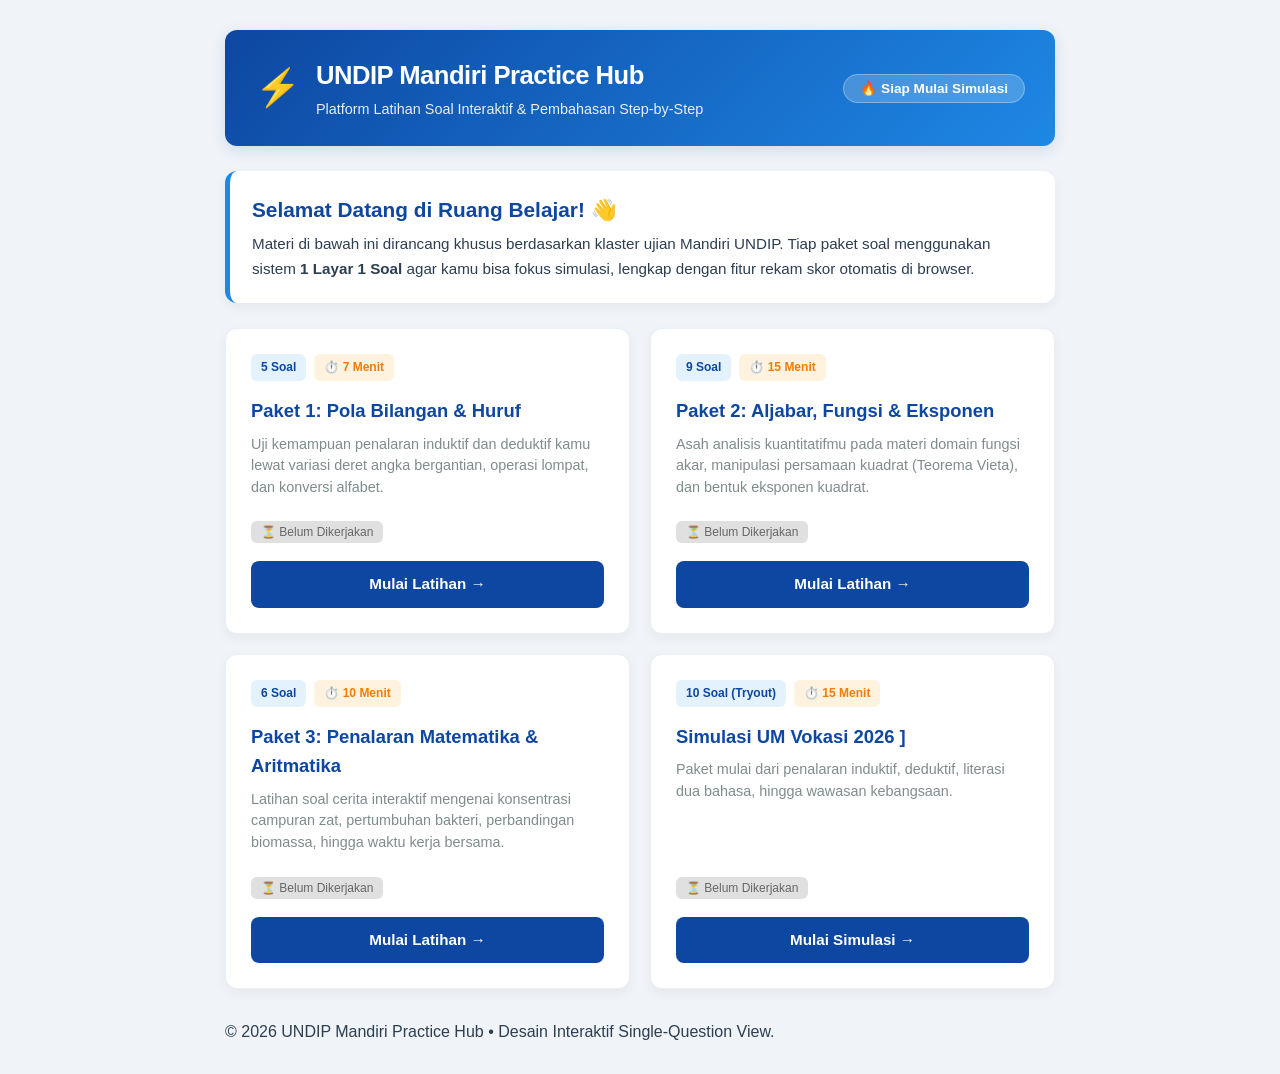
<file: index.html>
<!DOCTYPE html>
<html lang="id">
<head>
    <meta charset="UTF-8">
    <meta name="viewport" content="width=device-width, initial-scale=1.0">
    <title>UNDIP Mandiri Practice Hub</title>
    <link rel="stylesheet" href="css/style.css">
</head>
<body>

    <div class="dashboard">
        <header class="main-header">
            <div class="logo-area">
                <span class="icon-app">⚡</span>
                <div>
                    <h1>UNDIP Mandiri Practice Hub</h1>
                    <p>Platform Latihan Soal Interaktif & Pembahasan Step-by-Step</p>
                </div>
            </div>
            <div class="user-status">
                <span class="status-badge" id="global-progress">Memuat Progress...</span>
            </div>
        </header>

        <section class="welcome-box">
            <h2>Selamat Datang di Ruang Belajar! 👋</h2>
            <p>Materi di bawah ini dirancang khusus berdasarkan klaster ujian Mandiri UNDIP. Tiap paket soal menggunakan sistem <strong>1 Layar 1 Soal</strong> agar kamu bisa fokus simulasi, lengkap dengan fitur rekam skor otomatis di browser.</p>
        </section>

        <main class="grid-paket">
            
            <div class="card-paket">
                <div class="card-header">
                    <span class="badge info-badge">5 Soal</span>
                    <span class="badge time-badge">⏱️ 7 Menit</span>
                </div>
                <h3>Paket 1: Pola Bilangan & Huruf</h3>
                <p>Uji kemampuan penalaran induktif dan deduktif kamu lewat variasi deret angka bergantian, operasi lompat, dan konversi alfabet.</p>
                
                <div id="status-paket-1" class="tracker-wrapper"></div>

                <div class="card-footer" style="margin-top: 15px;">
                    <a href="paket/paket-1-tpa.html" class="btn-mulai">Mulai Latihan &rarr;</a>
                </div>
            </div>

            <div class="card-paket">
                <div class="card-header">
                    <span class="badge info-badge">9 Soal</span>
                    <span class="badge time-badge">⏱️ 15 Menit</span>
                </div>
                <h3>Paket 2: Aljabar, Fungsi & Eksponen</h3>
                <p>Asah analisis kuantitatifmu pada materi domain fungsi akar, manipulasi persamaan kuadrat (Teorema Vieta), dan bentuk eksponen kuadrat.</p>
                
                <div id="status-paket-2" class="tracker-wrapper"></div>

                <div class="card-footer" style="margin-top: 15px;">
                    <a href="paket/paket-2-aljabar.html" class="btn-mulai">Mulai Latihan &rarr;</a>
                </div>
            </div>

            <div class="card-paket">
                <div class="card-header">
                    <span class="badge info-badge">6 Soal</span>
                    <span class="badge time-badge">⏱️ 10 Menit</span>
                </div>
                <h3>Paket 3: Penalaran Matematika & Aritmatika</h3>
                <p>Latihan soal cerita interaktif mengenai konsentrasi campuran zat, pertumbuhan bakteri, perbandingan biomassa, hingga waktu kerja bersama.</p>
                
                <div id="status-paket-3" class="tracker-wrapper"></div>

                <div class="card-footer" style="margin-top: 15px;">
                    <a href="paket/paket-3-aritmatika.html" class="btn-mulai">Mulai Latihan &rarr;</a>
                </div>
            </div>
<div class="card-paket">
                <div class="card-header">
                    <span class="badge info-badge">10 Soal (Tryout)</span>
                    <span class="badge time-badge">⏱️ 15 Menit</span>
                </div>
                <h3>Simulasi UM Vokasi 2026 ]</h3>
                <p>Paket mulai dari penalaran induktif, deduktif, literasi dua bahasa, hingga wawasan kebangsaan.</p>
                
                <div id="status-paket-vokasi" class="tracker-wrapper"></div>

                <div class="card-footer" style="margin-top: 15px;">
                    <a href="paket/paket-vokasi.html" class="btn-mulai">Mulai Simulasi &rarr;</a>
                </div>
            </div>
        </main>

        <footer class="main-footer">
            <p>© 2026 UNDIP Mandiri Practice Hub • Desain Interaktif Single-Question View.</p>
        </footer>
    </div>

    <script>
        window.addEventListener('DOMContentLoaded', () => {
            // 1. Mengambil data skor dari LocalStorage browser
            let skorP1 = localStorage.getItem('paket_1');
            let skorP2 = localStorage.getItem('paket_2');
            let skorP3 = localStorage.getItem('paket_3');

            // 2. Element target tracker pada masing-masing card paket
            let statusP1 = document.getElementById('status-paket-1');
            let statusP2 = document.getElementById('status-paket-2');
            let statusP3 = document.getElementById('status-paket-3');

            let paketSelesaiCount = 0;

            // --- Logika Render Status Paket 1 ---
            if (skorP1 !== null) {
                statusP1.innerHTML = `<span class="score-tag">✅ Selesai | Skor: ${skorP1}/100</span>`;
                paketSelesaiCount++;
            } else {
                statusP1.innerHTML = `<span class="badge" style="background:#e0e0e0; color:#666; font-weight:500;">⏳ Belum Dikerjakan</span>`;
            }

            // --- Logika Render Status Paket 2 ---
            if (skorP2 !== null) {
                statusP2.innerHTML = `<span class="score-tag">✅ Selesai | Skor: ${skorP2}/100</span>`;
                paketSelesaiCount++;
            } else {
                statusP2.innerHTML = `<span class="badge" style="background:#e0e0e0; color:#666; font-weight:500;">⏳ Belum Dikerjakan</span>`;
            }

            // --- Logika Render Status Paket 3 ---
            if (skorP3 !== null) {
                statusP3.innerHTML = `<span class="score-tag">✅ Selesai | Skor: ${skorP3}/100</span>`;
                paketSelesaiCount++;
            } else {
                statusP3.innerHTML = `<span class="badge" style="background:#e0e0e0; color:#666; font-weight:500;">⏳ Belum Dikerjakan</span>`;
            }

            // 3. Update Status Progress Bar Global di Header atas
            let globalStatusBadge = document.getElementById('global-progress');
            if (paketSelesaiCount === 3) {
                globalStatusBadge.innerText = "🏆 Semua Paket Selesai!";
                globalStatusBadge.style.backgroundColor = "#2e7d32";
            } else if (paketSelesaiCount > 0) {
                globalStatusBadge.innerText = `⚡ Progress: ${paketSelesaiCount} / 3 Paket`;
                globalStatusBadge.style.backgroundColor = "var(--warning-color)";
            } else {
                globalStatusBadge.innerText = "🔥 Siap Mulai Simulasi";
            }let skorVokasi = localStorage.getItem('paket_vokasi');
let statusVokasi = document.getElementById('status-paket-vokasi');
if (skorVokasi !== null) {
    statusVokasi.innerHTML = `<span class="score-tag">✅ Selesai | Skor: ${skorVokasi}/100</span>`;
} else {
    statusVokasi.innerHTML = `<span class="badge" style="background:#e0e0e0; color:#666; font-weight:500;">⏳ Belum Dikerjakan</span>`;
}
            
        });
    </script>
</body>
</html>
</file>
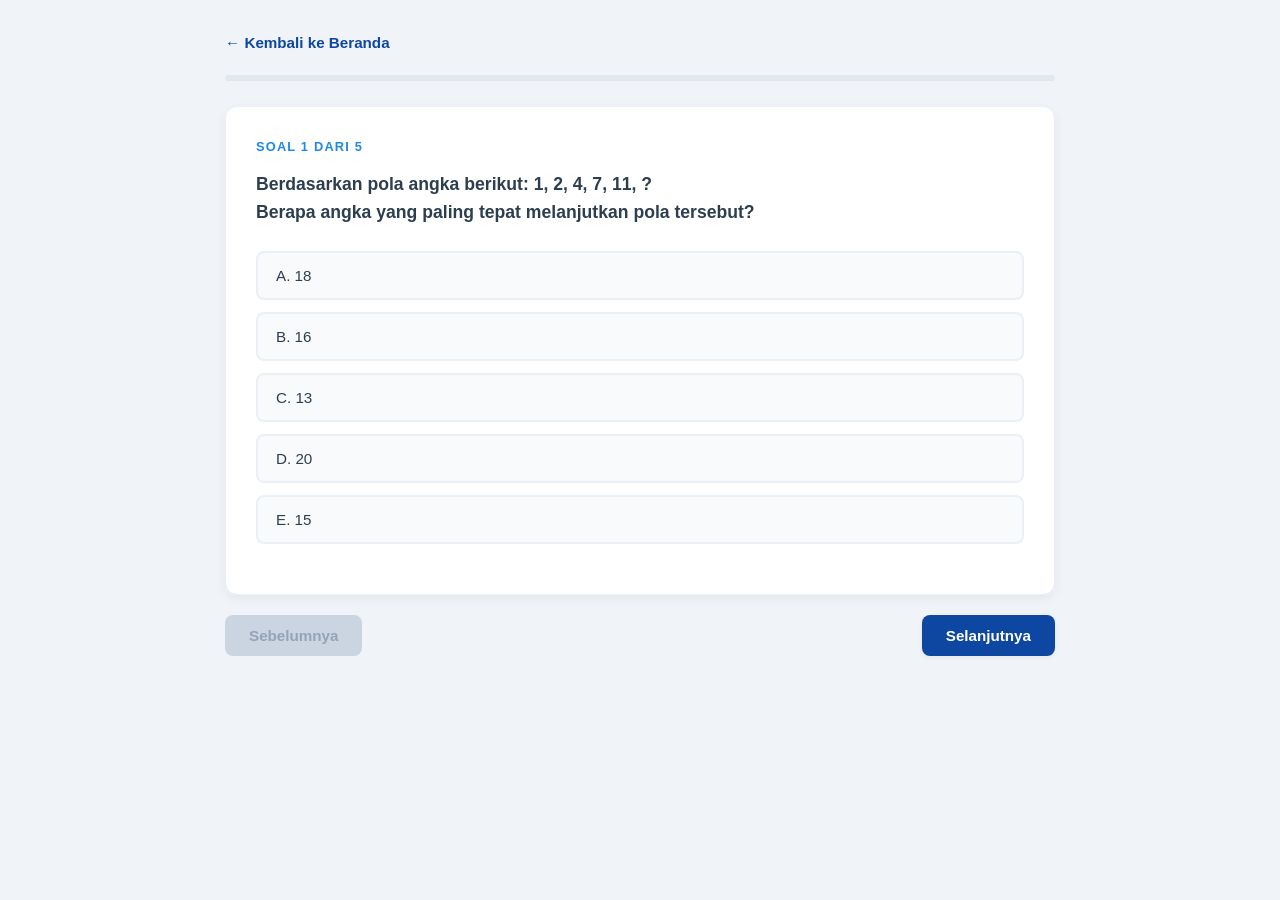
<file: paket/paket-1-tpa.html>
<!DOCTYPE html>
<html lang="id">
<head>
    <meta charset="UTF-8">
    <meta name="viewport" content="width=device-width, initial-scale=1.0">
    <title>Paket 1: Pola Bilangan & Huruf</title>
    <link rel="stylesheet" href="../css/style.css">
</head>
<body>

    <div class="container-soal">
        <a href="../index.html" class="btn-back">← Kembali ke Beranda</a>
        
        <div class="progress-container">
            <div class="progress-bar" id="progressBar"></div>
        </div>

        <div id="quiz-wrapper">
            
            <div class="soal-box active-quiz" data-index="0">
                <div class="nomer-soal">Soal 1 dari 5</div>
                <p class="teks-soal">Berdasarkan pola angka berikut: 1, 2, 4, 7, 11, ? <br>Berapa angka yang paling tepat melanjutkan pola tersebut?</p>
                <div class="pilihan-jawaban">
                    <button class="opsi" onclick="jawabSoal(this, false, 0)">A. 18</button>
                    <button class="opsi" onclick="jawabSoal(this, true, 0)">B. 16</button>
                    <button class="opsi" onclick="jawabSoal(this, false, 0)">C. 13</button>
                    <button class="opsi" onclick="jawabSoal(this, false, 0)">D. 20</button>
                    <button class="opsi" onclick="jawabSoal(this, false, 0)">E. 15</button>
                </div>
                <div class="pembahasan-panel" style="display:none;">
                    <h4>🔍 Analisis Langkah Demi Langkah:</h4>
                    <div class="step"><span class="step-badge">Step 1</span> Perhatikan selisih antar suku: 1→2 (+1), 2→4 (+2), 4→7 (+3), 7→11 (+4).</div>
                    <div class="step"><span class="step-badge">Step 2</span> Pola penambahannya selalu naik konstan +1 (+1, +2, +3, +4, ...).</div>
                    <div class="step"><span class="step-badge">Step 3</span> Penambah berikutnya adalah +5. Maka suku selanjutnya: 11 + 5 = <strong>16</strong>.</div>
                </div>
            </div>

            <div class="soal-box" style="display:none;" data-index="1">
                <div class="nomer-soal">Soal 2 dari 5</div>
                <p class="teks-soal">Perhatikan barisan bilangan berikut: 3, 5, 9, 17, 33, 65, ..., ... <br>Dua angka selanjutnya yang memenuhi pola tersebut adalah...</p>
                <div class="pilihan-jawaban">
                    <button class="opsi" onclick="jawabSoal(this, false, 1)">A. 133 dan 263</button>
                    <button class="opsi" onclick="jawabSoal(this, false, 1)">B. 135 dan 265</button>
                    <button class="opsi" onclick="jawabSoal(this, false, 1)">C. 127 dan 253</button>
                    <button class="opsi" onclick="jawabSoal(this, true, 1)">D. 129 dan 257</button>
                    <button class="opsi" onclick="jawabSoal(this, false, 1)">E. 131 dan 261</button>
                </div>
                <div class="pembahasan-panel" style="display:none;">
                    <h4>🔍 Analisis Langkah Demi Langkah:</h4>
                    <div class="step"><span class="step-badge">Step 1</span> Cari selisih antar angka berdekatan: 3→5 (+2), 5→9 (+4), 9→17 (+8), 17→33 (+16), 33→65 (+32).</div>
                    <div class="step"><span class="step-badge">Step 2</span> Pola penambahan berbentuk barisan geometri dikali 2. Dua penambah berikutnya adalah 32 × 2 = +64 dan 64 × 2 = +128.</div>
                    <div class="step"><span class="step-badge">Step 3</span> Angka pertama: 65 + 64 = <strong>129</strong>. Angka kedua: 129 + 128 = <strong>257</strong>.</div>
                </div>
            </div>

            <div class="soal-box" style="display:none;" data-index="2">
                <div class="nomer-soal">Soal 3 dari 5</div>
                <p class="teks-soal">Angka selanjutnya dari barisan 1, 3, 7, 15, 31, ... adalah ...</p>
                <div class="pilihan-jawaban">
                    <button class="opsi" onclick="jawabSoal(this, false, 2)">A. 60</button>
                    <button class="opsi" onclick="jawabSoal(this, false, 2)">B. 62</button>
                    <button class="opsi" onclick="jawabSoal(this, true, 2)">C. 63</button>
                    <button class="opsi" onclick="jawabSoal(this, false, 2)">D. 64</button>
                    <button class="opsi" onclick="jawabSoal(this, false, 2)">E. 65</button>
                </div>
                <div class="pembahasan-panel" style="display:none;">
                    <h4>🔍 Analisis Langkah Demi Langkah:</h4>
                    <div class="step"><span class="step-badge">Step 1</span> Analisis selisih suku: 1→3 (+2), 3→7 (+4), 7→15 (+8), 15→31 (+16).</div>
                    <div class="step"><span class="step-badge">Step 2</span> Selisih penambahan selalu berlipat ganda (×2). Langkah berikutnya adalah +32.</div>
                    <div class="step"><span class="step-badge">Step 3</span> Suku berikutnya: 31 + 32 = <strong>63</strong>.</div>
                </div>
            </div>

            <div class="soal-box" style="display:none;" data-index="3">
                <div class="nomer-soal">Soal 4 dari 5</div>
                <p class="teks-soal">Angka selanjutnya dari barisan 80, 40, 44, 22, 26, 13, ... adalah ...</p>
                <div class="pilihan-jawaban">
                    <button class="opsi" onclick="jawabSoal(this, false, 3)">A. 15</button>
                    <button class="opsi" onclick="jawabSoal(this, true, 3)">B. 17</button>
                    <button class="opsi" onclick="jawabSoal(this, false, 3)">C. 19</button>
                    <button class="opsi" onclick="jawabSoal(this, false, 3)">D. 21</button>
                    <button class="opsi" onclick="shadowjawabSoal(this, false, 3)">E. 26</button>
                </div>
                <div class="pembahasan-panel" style="display:none;">
                    <h4>🔍 Analisis Langkah Demi Langkah:</h4>
                    <div class="step"><span class="step-badge">Step 1</span> Amati operasi matematika yang melompat bergantian: 80→40 (<strong>:2</strong>), kemudian 40→44 (<strong>+4</strong>).</div>
                    <div class="step"><span class="step-badge">Step 2</span> Pola berulang secara konsisten: 44→22 (<strong>:2</strong>), 22→26 (<strong>+4</strong>), dan 26→13 (<strong>:2</strong>).</div>
                    <div class="step"><span class="step-badge">Step 3</span> Operasi berikutnya kembali ke pola penambahan (+4). Hitungannya: 13 + 4 = <strong>17</strong>.</div>
                </div>
            </div>

            <div class="soal-box" style="display:none;" data-index="4">
                <div class="nomer-soal">Soal 5 dari 5</div>
                <p class="teks-soal">Huruf selanjutnya dari barisan A, D, H, M, ... adalah ...</p>
                <div class="pilihan-jawaban">
                    <button class="opsi" onclick="jawabSoal(this, false, 4)">A. O</button>
                    <button class="opsi" onclick="jawabSoal(this, false, 4)">B. P</button>
                    <button class="opsi" onclick="jawabSoal(this, false, 4)">C. Q</button>
                    <button class="opsi" onclick="jawabSoal(this, false, 4)">D. R</button>
                    <button class="opsi" onclick="jawabSoal(this, true, 4)">E. S</button>
                </div>
                <div class="pembahasan-panel" style="display:none;">
                    <h4>🔍 Analisis Langkah Demi Langkah:</h4>
                    <div class="step"><span class="step-badge">Step 1</span> Ubah huruf menjadi indeks posisi angka alfabet: A=1, D=4, H=8, M=13.</div>
                    <div class="step"><span class="step-badge">Step 2</span> Hitung selisih antar angka tersebut: 1→4 (+3), 4→8 (+4), 8→13 (+5). Polanya berurutan (+3, +4, +5).</div>
                    <div class="step"><span class="step-badge">Step 3</span> Suku selanjutnya harus berjarak +6 dari M (13). Angka urutan 13 + 6 = 19 adalah huruf <strong>S</strong>.</div>
                </div>
            </div>
        </div>

        <div id="result-area" class="soal-box result-screen" style="display:none;">
            <h2>🎉 Latihan Selesai!</h2>
            <div class="score-circle" id="scoreDisplay">0</div>
            <div class="summary-box">
                <div class="summary-item">Benar: <strong id="correctCount" style="color:var(--success-color);">0</strong></div>
                <div class="summary-item">Salah: <strong id="wrongCount" style="color:var(--error-color);">0</strong></div>
            </div>
            <button class="btn-nav btn-restart" onclick="ulangiQuiz()">🔄 Kerjakan Ulang Paket</button>
        </div>

        <div class="quiz-navigation" id="nav-block">
            <button class="btn-nav" id="btnPrev" onclick="pindahSoal(-1)" disabled>Sebelumnya</button>
            <button class="btn-nav" id="btnNext" onclick="pindahSoal(1)">Selanjutnya</button>
        </div>
    </div>

    <script>
        const ID_PAKET = "paket_1";
        let currentIdx = 0;
        let totalSoal = 5;
        
        // Array untuk menyimpan status jawaban user pada tiap soal: null (belum diisi), true (benar), atau false (salah)
        let userAnswers = new Array(totalSoal).fill(null);

        function updateUI() {
            let soalBoxes = document.querySelectorAll('#quiz-wrapper .soal-box');
            soalBoxes.forEach((box, index) => {
                box.style.display = (index === currentIdx) ? 'block' : 'none';
            });

            // Sinkronisasi status tombol navigasi bawah
            document.getElementById('btnPrev').disabled = (currentIdx === 0);
            
            if (currentIdx === totalSoal - 1) {
                document.getElementById('btnNext').innerText = "Selesai & Lihat Hasil";
            } else {
                document.getElementById('btnNext').innerText = "Selanjutnya";
            }

            // Update Progress Tracker atas
            let progressPercent = (currentIdx / totalSoal) * 100;
            document.getElementById('progressBar').style.width = progressPercent + "%";
        }

        function jawabSoal(tombol, isCorrect, idx) {
            // Jika soal ini sudah pernah diklik sebelumnya, abaikan (kunci jawaban)
            if (userAnswers[idx] !== null) return; 
            
            userAnswers[idx] = isCorrect;

            let parent = tombol.parentElement;
            let semuaOpsi = parent.getElementsByClassName('opsi');
            
            // Nonaktifkan semua pilihan jawaban di boks soal ini
            for (let btn of semuaOpsi) {
                btn.disabled = true;
                if (btn !== tombol) {
                    btn.style.opacity = "0.4";
                }
            }

            // Beri warna pembeda langsung pada opsi yang dipilih
            if (isCorrect) {
                tombol.style.backgroundColor = "var(--success-color)";
                tombol.style.borderColor = "var(--success-color)";
                tombol.style.color = "white";
            } else {
                tombol.style.backgroundColor = "var(--error-color)";
                tombol.style.borderColor = "var(--error-color)";
                tombol.style.color = "white";
            }

            // Otomatis buka panel pembahasan step-by-step
            parent.parentElement.querySelector('.pembahasan-panel').style.display = "block";
        }

        function pindahSoal(arah) {
            // Cek jika menekan tombol selanjutnya di nomor terakhir, arahkan ke rekap skor
            if (arah === 1 && currentIdx === totalSoal - 1) {
                tampilkanHasilAkhir();
                return;
            }
            currentIdx += arah;
            updateUI();
        }

        function tampilkanHasilAkhir() {
            document.getElementById('progressBar').style.width = "100%";
            document.getElementById('quiz-wrapper').style.display = "none";
            document.getElementById('nav-block').style.display = "none";
            
            // Hitung total jawaban benar dari array records
            let totalBenar = userAnswers.filter(ans => ans === true).length;
            let finalScore = Math.round((totalBenar / totalSoal) * 100);
            
            // Render ke layar hasil akhir
            document.getElementById('scoreDisplay').innerText = finalScore;
            document.getElementById('correctCount').innerText = totalBenar;
            document.getElementById('wrongCount').innerText = totalSoal - totalBenar;
            
            // PERSISTENCE STATE: Simpan nilai final ke dalam memori LocalStorage
            localStorage.setItem(ID_PAKET, finalScore);
            
            document.getElementById('result-area').style.display = "block";
        }

        function ulangiQuiz() {
            // Bersihkan memori skor paket ini lalu refresh halaman dari nol
            localStorage.removeItem(ID_PAKET);
            window.location.reload();
        }

        // Jalankan UI pertama kali saat halaman berhasil dimuat
        updateUI();
    </script>
</body>
</html>
</file>
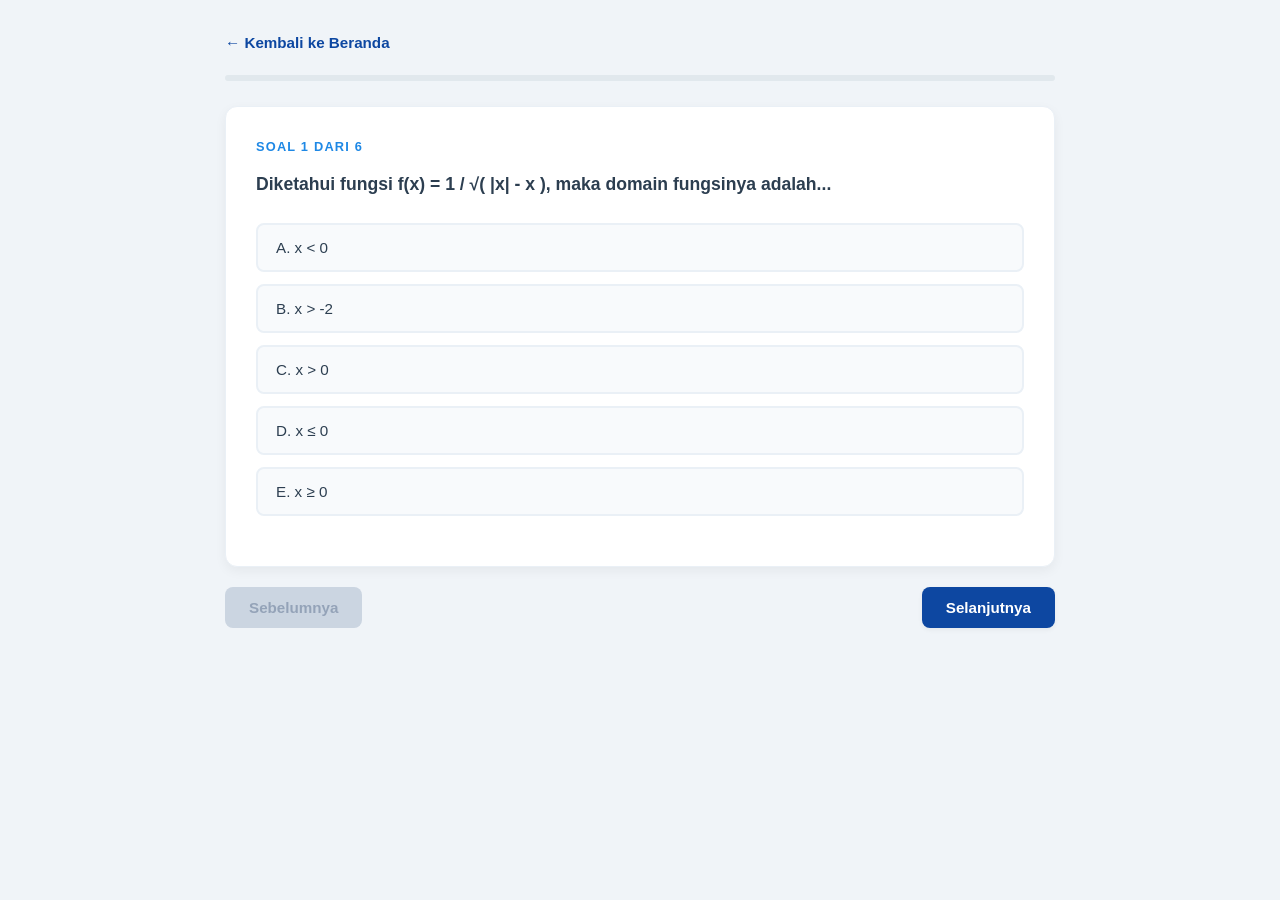
<file: paket/paket-2-aljabar.html>
<!DOCTYPE html>
<html lang="id">
<head>
    <meta charset="UTF-8">
    <meta name="viewport" content="width=device-width, initial-scale=1.0">
    <title>Paket 2: Aljabar, Fungsi & Eksponen</title>
    <link rel="stylesheet" href="../css/style.css">
</head>
<body>

    <div class="container-soal">
        <a href="../index.html" class="btn-back">← Kembali ke Beranda</a>
        
        <div class="progress-container">
            <div class="progress-bar" id="progressBar"></div>
        </div>

        <div id="quiz-wrapper">
            
            <div class="soal-box active-quiz" data-index="0">
                <div class="nomer-soal">Soal 1 dari 6</div>
                <p class="teks-soal">Diketahui fungsi f(x) = 1 / √( |x| - x ), maka domain fungsinya adalah...</p>
                <div class="pilihan-jawaban">
                    <button class="opsi" onclick="jawabSoal(this, true, 0)">A. x < 0</button>
                    <button class="opsi" onclick="jawabSoal(this, false, 0)">B. x > -2</button>
                    <button class="opsi" onclick="jawabSoal(this, false, 0)">C. x > 0</button>
                    <button class="opsi" onclick="jawabSoal(this, false, 0)">D. x ≤ 0</button>
                    <button class="opsi" onclick="jawabSoal(this, false, 0)">E. x ≥ 0</button>
                </div>
                <div class="pembahasan-panel" style="display:none;">
                    <h4>🔍 Analisis Langkah Demi Langkah:</h4>
                    <div class="step"><span class="step-badge">Step 1</span> Agar fungsi pecahan berakar bernilai real dan terdefinisi, syarat di dalam akar tidak boleh negatif dan tidak boleh nol (karena posisi di penyebut): |x| - x > 0.</div>
                    <div class="step"><span class="step-badge">Step 2</span> Sederhanakan pertidaksamaan: |x| > x.</div>
                    <div class="step"><span class="step-badge">Step 3</span> Uji nilai: Jika x bernilai positif atau nol (x ≥ 0), maka |x| = x, menghasilkan x > x (Salah). Jika x bernilai negatif (x < 0), maka |x| = -x, menghasilkan -x > x (Selalu Benar untuk bilangan negatif). Maka domainnya adalah <strong>x < 0</strong>.</div>
                </div>
            </div>

            <div class="soal-box" style="display:none;" data-index="1">
                <div class="nomer-soal">Soal 2 dari 6</div>
                <p class="teks-soal">Jika u = 2α + 1/(2α) dan v = 2α - 1/(2α), maka nilai dari u² - v² = ...</p>
                <div class="pilihan-jawaban">
                    <button class="opsi" onclick="jawabSoal(this, true, 1)">A. 4</button>
                    <button class="opsi" onclick="jawabSoal(this, false, 1)">B. 5</button>
                    <button class="opsi" onclick="jawabSoal(this, false, 1)">C. 7</button>
                    <button class="opsi" onclick="jawabSoal(this, false, 1)">D. 2</button>
                    <button class="opsi" onclick="jawabSoal(this, false, 1)">E. 1</button>
                </div>
                <div class="pembahasan-panel" style="display:none;">
                    <h4>🔍 Analisis Langkah Demi Langkah:</h4>
                    <div class="step"><span class="step-badge">Step 1</span> Ingat identitas aljabar selisih kuadrat: u² - v² = (u + v)(u - v).</div>
                    <div class="step"><span class="step-badge">Step 2</span> Hitung (u + v): (2α + 1/(2α)) + (2α - 1/(2α)) = 4α.<br>Hitung (u - v): (2α + 1/(2α)) - (2α - 1/(2α)) = 2/(2α) = 1/α.</div>
                    <div class="step"><span class="step-badge">Step 3</span> Kalikan hasil keduanya: (4α) × (1/α) = <strong>4</strong>.</div>
                </div>
            </div>

            <div class="soal-box" style="display:none;" data-index="2">
                <div class="nomer-soal">Soal 3 dari 6</div>
                <p class="teks-soal">Diketahui persamaan eksponen (3¹² - 3¹⁰)(3¹² + 3¹⁰) = 27ⁿ - 27ⁿ⁻¹. Nilai dari 2n - 1 adalah...</p>
                <div class="pilihan-jawaban">
                    <button class="opsi" onclick="jawabSoal(this, false, 2)">A. 7</button>
                    <button class="opsi" onclick="jawabSoal(this, false, 2)">B. 12</button>
                    <button class="opsi" onclick="jawabSoal(this, true, 2)">C. 15</button>
                    <button class="opsi" onclick="jawabSoal(this, false, 2)">D. 17</button>
                    <button class="opsi" onclick="jawabSoal(this, false, 2)">E. 24</button>
                </div>
                <div class="pembahasan-panel" style="display:none;">
                    <h4>🔍 Analisis Langkah Demi Langkah:</h4>
                    <div class="step"><span class="step-badge">Step 1</span> Sisi kiri menggunakan struktur perkalian (a-b)(a+b) = a² - b². Maka nilainya menjadi: (3¹²)² - (3¹⁰)² = 3²⁴ - 3²⁰.</div>
                    <div class="step"><span class="step-badge">Step 2</span> Sisi kanan disesuaikan ke basis 3 (27 = 3³), menghasilkan bentuk penurunan pangkat yang setara strukturalnya dengan pangkat basis awal, sehingga didapatkan nilai 3n = 24, atau n = 8.</div>
                    <div class="step"><span class="step-badge">Step 3</span> Substitusikan nilai n ke pertanyaan: 2n - 1 = 2(8) - 1 = <strong>15</strong>.</div>
                </div>
            </div>

            <div class="soal-box" style="display:none;" data-index="3">
                <div class="nomer-soal">Soal 4 dari 6</div>
                <p class="teks-soal">Diketahui suatu fungsi f(x) memetakan anggota himpunan A = {1, 2, 3} dengan aturan f(1) = 3, f(2) = 2, dan f(3) = 1. Nilai dari f⁻¹(1) + f(3) adalah...</p>
                <div class="pilihan-jawaban">
                    <button class="opsi" onclick="jawabSoal(this, false, 3)">A. 1</button>
                    <button class="opsi" onclick="jawabSoal(this, false, 3)">B. 2</button>
                    <button class="opsi" onclick="jawabSoal(this, false, 3)">C. 3</button>
                    <button class="opsi" onclick="jawabSoal(this, true, 3)">D. 4</button>
                    <button class="opsi" onclick="jawabSoal(this, false, 3)">E. 5</button>
                </div>
                <div class="pembahasan-panel" style="display:none;">
                    <h4>🔍 Analisis Langkah Demi Langkah:</h4>
                    <div class="step"><span class="step-badge">Step 1</span> Pahami konsep fungsi invers (kebalikan). Jika f(a) = b, maka f⁻¹(b) = a.</div>
                    <div class="step"><span class="step-badge">Step 2</span> Dari soal diketahui f(3) = 1, artinya inversnya adalah f⁻¹(1) = 3. Sementara nilai f(3) sudah tertulis langsung bernilai 1.</div>
                    <div class="step"><span class="step-badge">Step 3</span> Hitung penjumlahannya: f⁻¹(1) + f(3) = 3 + 1 = <strong>4</strong>.</div>
                </div>
            </div>

            <div class="soal-box" style="display:none;" data-index="4">
                <div class="nomer-soal">Soal 5 dari 6</div>
                <p class="teks-soal">Dalam kelompok A terdapat 8 orang dengan nilai rata-rata ujian 60. Dalam kelompok B terdapat n orang dengan nilai rata-rata 80. Jika kedua kelompok digabung, rata-ratanya menjadi 70. Nilai n yang memenuhi adalah...</p>
                <div class="pilihan-jawaban">
                    <button class="opsi" onclick="jawabSoal(this, false, 4)">A. 6</button>
                    <button class="opsi" onclick="jawabSoal(this, false, 4)">B. 7</button>
                    <button class="opsi" onclick="jawabSoal(this, true, 4)">C. 8</button>
                    <button class="opsi" onclick="jawabSoal(this, false, 4)">D. 9</button>
                    <button class="opsi" onclick="jawabSoal(this, false, 4)">E. 10</button>
                </div>
                <div class="pembahasan-panel" style="display:none;">
                    <h4>🔍 Analisis Langkah Demi Langkah:</h4>
                    <div class="step"><span class="step-badge">Step 1</span> Gunakan rumus rata-rata gabungan: X_gab = (n_A · X_A + n_B · X_B) / (n_A + n_B).</div>
                    <div class="step"><span class="step-badge">Step 2</span> Masukkan angka yang diketahui: 70 = (8·60 + n·80) / (8 + n) ⇒ 70(8 + n) = 480 + 80n.</div>
                    <div class="step"><span class="step-badge">Step 3</span> Jabarkan persamaan: 560 + 70n = 480 + 80n ⇒ 560 - 480 = 80n - 70n ⇒ 80 = 10n ⇒ n = <strong>8</strong>.</div>
                </div>
            </div>

            <div class="soal-box" style="display:none;" data-index="5">
                <div class="nomer-soal">Soal 6 dari 6</div>
                <p class="teks-soal">Akar-akar dari persamaan kuadrat x² - 5x + 6 = 0 berturut-turut adalah x₁ dan x₂. Nilai dari x₁² + x₂² adalah...</p>
                <div class="pilihan-jawaban">
                    <button class="opsi" onclick="jawabSoal(this, false, 5)">A. 11</button>
                    <button class="opsi" onclick="jawabSoal(this, true, 5)">B. 13</button>
                    <button class="opsi" onclick="jawabSoal(this, false, 5)">C. 15</button>
                    <button class="opsi" onclick="jawabSoal(this, false, 5)">D. 25</button>
                    <button class="opsi" onclick="jawabSoal(this, false, 5)">E. 37</button>
                </div>
                <div class="pembahasan-panel" style="display:none;">
                    <h4>🔍 Analisis Langkah Demi Langkah:</h4>
                    <div class="step"><span class="step-badge">Step 1</span> Berdasarkan Teorema Vieta pada persamaan kuadrat, jumlah akar x₁ + x₂ = -b/a = -(-5)/1 = 5, dan hasil kali akar x₁ · x₂ = c/a = 6/1 = 6.</div>
                    <div class="step"><span class="step-badge">Step 2</span> Gunakan identitas penjabaran bentuk kuadrat: x₁² + x₂² = (x₁ + x₂)² - 2(x₁ · x₂).</div>
                    <div class="step"><span class="step-badge">Step 3</span> Masukkan nilai Vieta tadi: (5)² - 2(6) = 25 - 12 = <strong>13</strong>.</div>
                </div>
            </div>
        </div>

        <div id="result-area" class="soal-box result-screen" style="display:none;">
            <h2>🎉 Paket 2 Selesai!</h2>
            <div class="score-circle" id="scoreDisplay">0</div>
            <div class="summary-box">
                <div class="summary-item">Benar: <strong id="correctCount" style="color:var(--success-color);">0</strong></div>
                <div class="summary-item">Salah: <strong id="wrongCount" style="color:var(--error-color);">0</strong></div>
            </div>
            <button class="btn-nav btn-restart" onclick="ulangiQuiz()">🔄 Kerjakan Ulang Paket</button>
        </div>

        <div class="quiz-navigation" id="nav-block">
            <button class="btn-nav" id="btnPrev" onclick="pindahSoal(-1)" disabled>Sebelumnya</button>
            <button class="btn-nav" id="btnNext" onclick="pindahSoal(1)">Selanjutnya</button>
        </div>
    </div>

    <script>
        const ID_PAKET = "paket_2"; // Kunci unik LocalStorage paket 2
        let currentIdx = 0;
        let totalSoal = 6;
        let userAnswers = new Array(totalSoal).fill(null);

        function updateUI() {
            let soalBoxes = document.querySelectorAll('#quiz-wrapper .soal-box');
            soalBoxes.forEach((box, index) => {
                box.style.display = (index === currentIdx) ? 'block' : 'none';
            });

            document.getElementById('btnPrev').disabled = (currentIdx === 0);
            if (currentIdx === totalSoal - 1) {
                document.getElementById('btnNext').innerText = "Selesai & Lihat Hasil";
            } else {
                document.getElementById('btnNext').innerText = "Selanjutnya";
            }

            let progressPercent = (currentIdx / totalSoal) * 100;
            document.getElementById('progressBar').style.width = progressPercent + "%";
        }

        function jawabSoal(tombol, isCorrect, idx) {
            if (userAnswers[idx] !== null) return; 
            userAnswers[idx] = isCorrect;

            let parent = tombol.parentElement;
            let semuaOpsi = parent.getElementsByClassName('opsi');
            
            for (let btn of semuaOpsi) {
                btn.disabled = true;
                if (btn !== tombol) btn.style.opacity = "0.4";
            }

            if (isCorrect) {
                tombol.style.backgroundColor = "var(--success-color)";
                tombol.style.borderColor = "var(--success-color)";
                tombol.style.color = "white";
            } else {
                tombol.style.backgroundColor = "var(--error-color)";
                tombol.style.borderColor = "var(--error-color)";
                tombol.style.color = "white";
            }

            parent.parentElement.querySelector('.pembahasan-panel').style.display = "block";
        }

        function pindahSoal(arah) {
            if (arah === 1 && currentIdx === totalSoal - 1) {
                tampilkanHasilAkhir();
                return;
            }
            currentIdx += arah;
            updateUI();
        }

        function tampilkanHasilAkhir() {
            document.getElementById('progressBar').style.width = "100%";
            document.getElementById('quiz-wrapper').style.display = "none";
            document.getElementById('nav-block').style.display = "none";
            
            let totalBenar = userAnswers.filter(ans => ans === true).length;
            let finalScore = Math.round((totalBenar / totalSoal) * 100);
            
            document.getElementById('scoreDisplay').innerText = finalScore;
            document.getElementById('correctCount').innerText = totalBenar;
            document.getElementById('wrongCount').innerText = totalSoal - totalBenar;
            
            localStorage.setItem(ID_PAKET, finalScore);
            document.getElementById('result-area').style.display = "block";
        }

        function ulangiQuiz() {
            localStorage.removeItem(ID_PAKET);
            window.location.reload();
        }

        updateUI();
    </script>
</body>
</html>
</file>
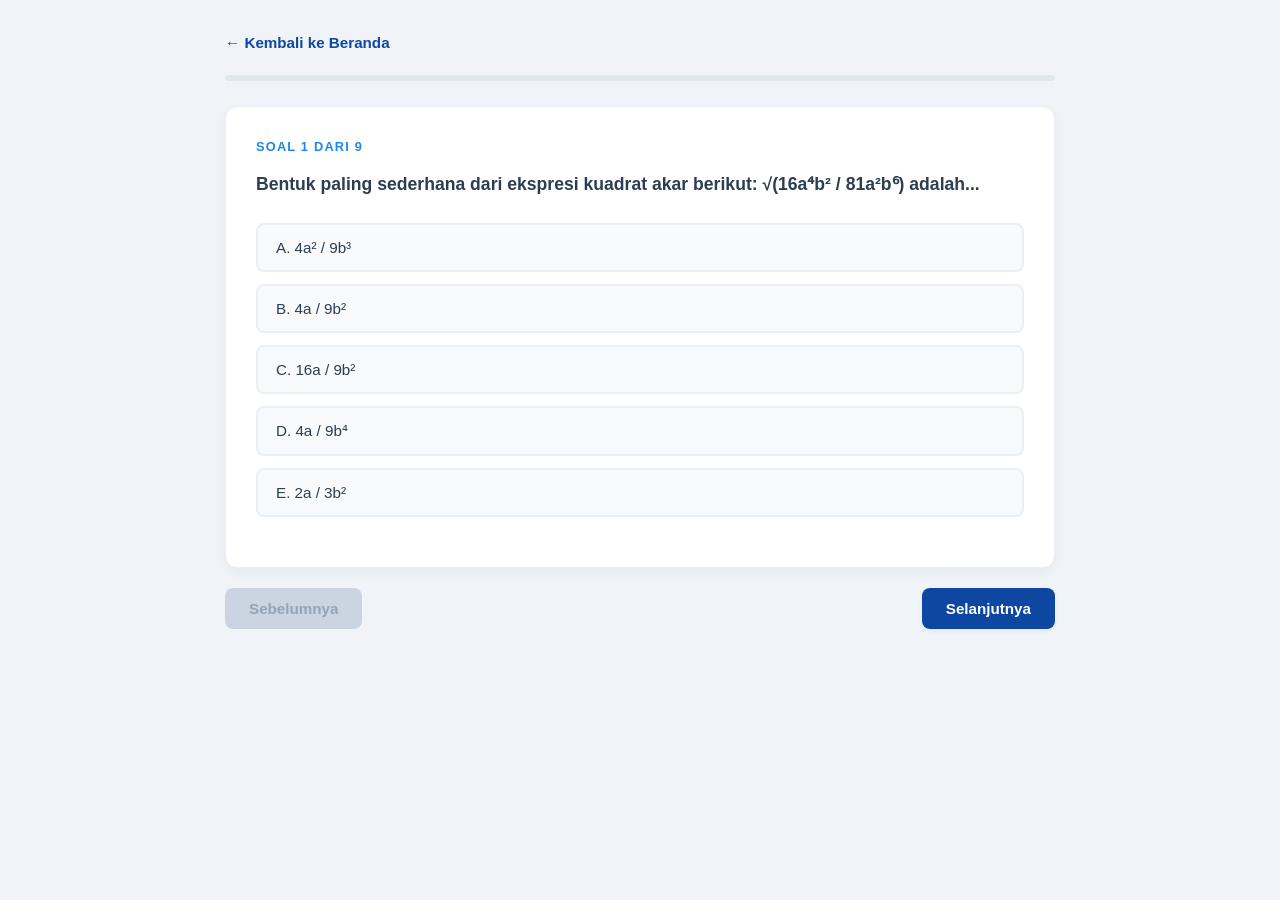
<file: paket/paket-3-aritmatika.html>
<!DOCTYPE html>
<html lang="id">
<head>
    <meta charset="UTF-8">
    <meta name="viewport" content="width=device-width, initial-scale=1.0">
    <title>Paket 3: Penalaran Matematika & Aritmatika</title>
    <link rel="stylesheet" href="../css/style.css">
</head>
<body>

    <div class="container-soal">
        <a href="../index.html" class="btn-back">← Kembali ke Beranda</a>
        
        <div class="progress-container">
            <div class="progress-bar" id="progressBar"></div>
        </div>

        <div id="quiz-wrapper">
            
            <div class="soal-box active-quiz" data-index="0">
                <div class="nomer-soal">Soal 1 dari 9</div>
                <p class="teks-soal">Bentuk paling sederhana dari ekspresi kuadrat akar berikut: √(16a⁴b² / 81a²b⁶) adalah...</p>
                <div class="pilihan-jawaban">
                    <button class="opsi" onclick="jawabSoal(this, false, 0)">A. 4a² / 9b³</button>
                    <button class="opsi" onclick="jawabSoal(this, true, 0)">B. 4a / 9b²</button>
                    <button class="opsi" onclick="jawabSoal(this, false, 0)">C. 16a / 9b²</button>
                    <button class="opsi" onclick="jawabSoal(this, false, 0)">D. 4a / 9b⁴</button>
                    <button class="opsi" onclick="jawabSoal(this, false, 0)">E. 2a / 3b²</button>
                </div>
                <div class="pembahasan-panel" style="display:none;">
                    <h4>🔍 Analisis Langkah Demi Langkah:</h4>
                    <div class="step"><span class="step-badge">Step 1</span> Sederhanakan pecahan eksponen di dalam akar terlebih dahulu dengan mengurangi pangkatnya: (16/81) · (a⁴/a²) · (b²/b⁶).</div>
                    <div class="step"><span class="step-badge">Step 2</span> Didapatkan hasil penyederhanaan dalam akar:  (16a²) / (81b⁴).</div>
                    <div class="step"><span class="step-badge">Step 3</span> Akarkan masing-masing komponen kuadrat tersebut: √16=4, √a²=a, √81=9, dan √b⁴=b². Hasil akhirnya adalah <strong>4a / 9b²</strong>.</div>
                </div>
            </div>

            <div class="soal-box" style="display:none;" data-index="1">
                <div class="nomer-soal">Soal 2 dari 9</div>
                <p class="teks-soal">Dalam lingkaran dengan diameter AB yang tegak lurus tali busur CD, terdapat garis hijau menghubungkan titik A dan C yang membentuk sudut keliling α dan β. Nilai sudut dari α + β = ...</p>
                <div class="pilihan-jawaban">
                    <button class="opsi" onclick="jawabSoal(this, false, 1)">A. 60°</button>
                    <button class="opsi" onclick="jawabSoal(this, true, 1)">B. 90°</button>
                    <button class="opsi" onclick="jawabSoal(this, false, 1)">C. 30°</button>
                    <button class="opsi" onclick="jawabSoal(this, false, 1)">D. 50°</button>
                    <button class="opsi" onclick="jawabSoal(this, false, 1)">E. 45°</button>
                </div>
                <div class="pembahasan-panel" style="display:none;">
                    <h4>🔍 Analisis Langkah Demi Langkah:</h4>
                    <div class="step"><span class="step-badge">Step 1</span> Ingat teorema geometri lingkaran: Sudut keliling yang menghadap ke diameter lingkaran selalu bernilai siku-siku atau 90°.</div>
                    <div class="step"><span class="step-badge">Step 2</span> Garis tali busur CD tegak lurus memotong diameter AB, merepresentasikan kesimetrisan total busur sudut dalam segitiga.</div>
                    <div class="step"><span class="step-badge">Step 3</span> Berdasarkan total relasi sudut keliling dalam segitiga siku-siku diameter tersebut, jumlah perpaduan sudutnya konstan membentuk <strong>90°</strong>.</div>
                </div>
            </div>

            <div class="soal-box" style="display:none;" data-index="2">
                <div class="nomer-soal">Soal 3 dari 9</div>
                <p class="teks-soal">Jika u² - v² = 28 dan u + v = 7, maka nilai dari (u - v)² = ...</p>
                <div class="pilihan-jawaban">
                    <button class="opsi" onclick="jawabSoal(this, false, 2)">A. 4</button>
                    <button class="opsi" onclick="jawabSoal(this, false, 2)">B. 9</button>
                    <button class="opsi" onclick="jawabSoal(this, true, 2)">C. 16</button>
                    <button class="opsi" onclick="jawabSoal(this, false, 2)">D. 25</button>
                    <button class="opsi" onclick="jawabSoal(this, false, 2)">E. 36</button>
                </div>
                <div class="pembahasan-panel" style="display:none;">
                    <h4>🔍 Analisis Langkah Demi Langkah:</h4>
                    <div class="step"><span class="step-badge">Step 1</span> Jabarkan selisih kuadrat aljabar: u² - v² = (u + v)(u - v).</div>
                    <div class="step"><span class="step-badge">Step 2</span> Masukkan komponen angka yang sudah diketahui: 28 = 7 · (u - v) ⇒ u - v = 28 / 7 = 4.</div>
                    <div class="step"><span class="step-badge">Step 3</span> Kuadratkan hasil selisih yang didapatkan sesuai permintaan soal: (u - v)² = 4² = <strong>16</strong>.</div>
                </div>
            </div>

            <div class="soal-box" style="display:none;" data-index="3">
                <div class="nomer-soal">Soal 4 dari 9</div>
                <p class="teks-soal">Larutan P mengandung 5 gram zat dalam 50 gram pelarut. Larutan Q mengandung 8 gram zat dalam 40 gram pelarut. Jika kedua larutan dicampur, berapa persen massa zat terlarut dalam campuran?</p>
                <div class="pilihan-jawaban">
                    <button class="opsi" onclick="jawabSoal(this, false, 3)">A. 10%</button>
                    <button class="opsi" onclick="jawabSoal(this, false, 3)">B. 12%</button>
                    <button class="opsi" onclick="jawabSoal(this, false, 3)">C. 10,6%</button>
                    <button class="opsi" onclick="jawabSoal(this, false, 3)">D. 11,4%</button>
                    <button class="opsi" onclick="jawabSoal(this, true, 3)">E. 12,6%</button>
                </div>
                <div class="pembahasan-panel" style="display:none;">
                    <h4>🔍 Analisis Langkah Demi Langkah:</h4>
                    <div class="step"><span class="step-badge">Step 1</span> Hitung total massa zat terlarut murni: 5 gram + 8 gram = 13 gram.</div>
                    <div class="step"><span class="step-badge">Step 2</span> Hitung total massa seluruh larutan campuran (zat + pelarut): (5 + 50) + (8 + 40) = 55 + 48 = 103 gram.</div>
                    <div class="step"><span class="step-badge">Step 3</span> Cari persentasenya: (13 / 103) × 100% = <strong>12,6%</strong>.</div>
                </div>
            </div>

            <div class="soal-box" style="display:none;" data-index="4">
                <div class="nomer-soal">Soal 5 dari 9</div>
                <p class="teks-soal">Jika satu bakteri membelah menjadi dua setiap 30 menit, berapa jumlah bakteri setelah 2 jam? (Diasumsikan pengamatan diawali dengan 1 bakteri).</p>
                <div class="pilihan-jawaban">
                    <button class="opsi" onclick="jawabSoal(this, true, 4)">A. 16</button>
                    <button class="opsi" onclick="jawabSoal(this, false, 4)">B. 32</button>
                    <button class="opsi" onclick="jawabSoal(this, false, 4)">C. 64</button>
                    <button class="opsi" onclick="jawabSoal(this, false, 4)">D. 4</button>
                    <button class="opsi" onclick="jawabSoal(this, false, 4)">E. 8</button>
                </div>
                <div class="pembahasan-panel" style="display:none;">
                    <h4>🔍 Analisis Langkah Demi Langkah:</h4>
                    <div class="step"><span class="step-badge">Step 1</span> Hitung total waktu pembelahan: 2 jam = 120 menit. Berarti frekuensi pembelahan terjadi sebanyak n = 120 / 30 = 4 kali.</div>
                    <div class="step"><span class="step-badge">Step 2</span> Gunakan pola deret geometri pertumbuhan: N_t = N_0 · 2ⁿ.</div>
                    <div class="step"><span class="step-badge">Step 3</span> Hitung hasil akhir: 1 · 2⁴ = <strong>16</strong> bakteri.</div>
                </div>
            </div>

            <div class="soal-box" style="display:none;" data-index="5">
                <div class="nomer-soal">Soal 6 dari 9</div>
                <p class="teks-soal">Seorang apoteker mencampur 100 mL larutan glukosa 20% dengan 200 mL larutan glukosa 10%. Berapa konsentrasi glukosa dalam campuran?</p>
                <div class="pilihan-jawaban">
                    <button class="opsi" onclick="jawabSoal(this, false, 5)">A. 16%</button>
                    <button class="opsi" onclick="jawabSoal(this, false, 5)">B. 12%</button>
                    <button class="opsi" onclick="jawabSoal(this, true, 5)">C. 13,3%</button>
                    <button class="opsi" onclick="jawabSoal(this, false, 5)">D. 15%</button>
                    <button class="opsi" onclick="jawabSoal(this, false, 5)">E. 14%</button>
                </div>
                <div class="pembahasan-panel" style="display:none;">
                    <h4>🔍 Analisis Langkah Demi Langkah:</h4>
                    <div class="step"><span class="step-badge">Step 1</span> Hitung total volume glukosa murni: (100 mL × 20%) + (200 mL × 10%) = 20 + 20 = 40 mL.</div>
                    <div class="step"><span class="step-badge">Step 2</span> Hitung volume total larutan campuran: 100 mL + 200 mL = 300 mL.</div>
                    <div class="step"><span class="step-badge">Step 3</span> Cari kadar konsentrasi akhir campuran: (40 / 300) × 100% = 40/3 % = <strong>13,3%</strong>.</div>
                </div>
            </div>

            <div class="soal-box" style="display:none;" data-index="6">
                <div class="nomer-soal">Soal 7 dari 9</div>
                <p class="teks-soal">Dari hasil penelitian dilaporkan bahwa tanaman kedelai memiliki rasio biomassa daun terhadap akar 3 : 2. Jika total biomassa tanaman (daun dan akar) adalah 125 gram, berapa gram massa daun tanaman tersebut?</p>
                <div class="pilihan-jawaban">
                    <button class="opsi" onclick="jawabSoal(this, false, 6)">A. 60</button>
                    <button class="opsi" onclick="jawabSoal(this, false, 6)">B. 65</button>
                    <button class="opsi" onclick="jawabSoal(this, true, 6)">C. 75</button>
                    <button class="opsi" onclick="jawabSoal(this, false, 6)">D. 70</button>
                    <button class="opsi" onclick="jawabSoal(this, false, 6)">E. 50</button>
                </div>
                <div class="pembahasan-panel" style="display:none;">
                    <h4>🔍 Analisis Langkah Demi Langkah:</h4>
                    <div class="step"><span class="step-badge">Step 1</span> Jumlah rasio perbandingan total komponen tanaman = 3 (daun) + 2 (akar) = 5 bagian.</div>
                    <div class="step"><span class="step-badge">Step 2</span> Total massa keseluruhan diketahui senilai 125 gram.</div>
                    <div class="step"><span class="step-badge">Step 3</span> Hitung proporsi bagian massa daun: (3 / 5) × 125 gram = 3 × 25 = <strong>75 gram</strong>.</div>
                </div>
            </div>

            <div class="soal-box" style="display:none;" data-index="7">
                <div class="nomer-soal">Soal 8 dari 9</div>
                <p class="teks-soal">Andi memprediksi dapat menyelesaikan pengerjaan suatu miniatur bangunan dalam waktu 6 hari, sedangkan Budi memprediksi butuh waktu 12 hari untuk kualitas pengerjaan yang sama. Jika mereka ditugaskan mengerjakannya bersama-sama, waktu yang dibutuhkan adalah...</p>
                <div class="pilihan-jawaban">
                    <button class="opsi" onclick="jawabSoal(this, false, 7)">A. 3 hari</button>
                    <button class="opsi" onclick="jawabSoal(this, true, 7)">B. 4 hari</button>
                    <button class="opsi" onclick="jawabSoal(this, false, 7)">C. 5 hari</button>
                    <button class="opsi" onclick="jawabSoal(this, false, 7)">D. 8 hari</button>
                    <button class="opsi" onclick="jawabSoal(this, false, 7)">E. 9 hari</button>
                </div>
                <div class="pembahasan-panel" style="display:none;">
                    <h4>🔍 Analisis Langkah Demi Langkah:</h4>
                    <div class="step"><span class="step-badge">Step 1</span> Gunakan rumus menghitung kecepatan kerja bersama secara paralel: 1/T_gab = 1/T_Andi + 1/T_Budi.</div>
                    <div class="step"><span class="step-badge">Step 2</span> Substitusikan nilainya: 1/T_gab = 1/6 + 1/12 = (2 + 1) / 12 = 3 / 12.</div>
                    <div class="step"><span class="step-badge">Step 3</span> Balikkan pecahan untuk mendapat nilai hari gabungan: T_gab = 12 / 3 = <strong>4 hari</strong>.</div>
                </div>
            </div>

            <div class="soal-box" style="display:none;" data-index="8">
                <div class="nomer-soal">Soal 9 dari 9</div>
                <p class="teks-soal">Sebuah mobil ekspedisi A berangkat dari fasilitas kota X pada pukul 07.00 dengan kecepatan rata-rata konstan 60 km/jam. Setengah jam kemudian, mobil inspeksi B menyusul melalui rute yang sama dengan kecepatan 80 km/jam. Pada pukul berapakah mobil B berhasil menyusul mobil A?</p>
                <div class="pilihan-jawaban">
                    <button class="opsi" onclick="jawabSoal(this, false, 8)">A. 08.00</button>
                    <button class="opsi" onclick="jawabSoal(this, false, 8)">B. 08.30</button>
                    <button class="opsi" onclick="jawabSoal(this, true, 8)">C. 09.00</button>
                    <button class="opsi" onclick="jawabSoal(this, false, 8)">D. 09.30</button>
                    <button class="opsi" onclick="jawabSoal(this, false, 8)">E. 10.00</button>
                </div>
                <div class="pembahasan-panel" style="display:none;">
                    <h4>🔍 Analisis Langkah Demi Langkah:</h4>
                    <div class="step"><span class="step-badge">Step 1</span> Hitung selisih jarak mula-mula karena mobil A curi start 0,5 jam duluan: Selisih Jarak = v_A × t = 60 km/jam × 0,5 jam = 30 km.</div>
                    <div class="step"><span class="step-badge">Step 2</span> Gunakan rumus waktu menyusul: t_susul = Selisih Jarak / (v_B - v_A) = 30 / (80 - 60) = 30 / 20 = 1,5 jam.</div>
                    <div class="step"><span class="step-badge">Step 3</span> Mobil B mulai berangkat mengejar pukul 07.30, maka ia sukses menyalip pada pukul: 07.30 + 1,5 jam = <strong>09.00</strong>.</div>
                </div>
            </div>
        </div>

        <div id="result-area" class="soal-box result-screen" style="display:none;">
            <h2>🎉 Paket 3 Selesai!</h2>
            <div class="score-circle" id="scoreDisplay">0</div>
            <div class="summary-box">
                <div class="summary-item">Benar: <strong id="correctCount" style="color:var(--success-color);">0</strong></div>
                <div class="summary-item">Salah: <strong id="wrongCount" style="color:var(--error-color);">0</strong></div>
            </div>
            <button class="btn-nav btn-restart" onclick="ulangiQuiz()">🔄 Kerjakan Ulang Paket</button>
        </div>

        <div class="quiz-navigation" id="nav-block">
            <button class="btn-nav" id="btnPrev" onclick="pindahSoal(-1)" disabled>Sebelumnya</button>
            <button class="btn-nav" id="btnNext" onclick="pindahSoal(1)">Selanjutnya</button>
        </div>
    </div>

    <script>
        const ID_PAKET = "paket_3"; // Kunci unik LocalStorage paket 3
        let currentIdx = 0;
        let totalSoal = 9;
        let userAnswers = new Array(totalSoal).fill(null);

        function updateUI() {
            let soalBoxes = document.querySelectorAll('#quiz-wrapper .soal-box');
            soalBoxes.forEach((box, index) => {
                box.style.display = (index === currentIdx) ? 'block' : 'none';
            });

            document.getElementById('btnPrev').disabled = (currentIdx === 0);
            if (currentIdx === totalSoal - 1) {
                document.getElementById('btnNext').innerText = "Selesai & Lihat Hasil";
            } else {
                document.getElementById('btnNext').innerText = "Selanjutnya";
            }

            let progressPercent = (currentIdx / totalSoal) * 100;
            document.getElementById('progressBar').style.width = progressPercent + "%";
        }

        function jawabSoal(tombol, isCorrect, idx) {
            if (userAnswers[idx] !== null) return; 
            userAnswers[idx] = isCorrect;

            let parent = tombol.parentElement;
            let semuaOpsi = parent.getElementsByClassName('opsi');
            
            for (let btn of semuaOpsi) {
                btn.disabled = true;
                if (btn !== tombol) btn.style.opacity = "0.4";
            }

            if (isCorrect) {
                tombol.style.backgroundColor = "var(--success-color)";
                tombol.style.borderColor = "var(--success-color)";
                tombol.style.color = "white";
            } else {
                tombol.style.backgroundColor = "var(--error-color)";
                tombol.style.borderColor = "var(--error-color)";
                tombol.style.color = "white";
            }

            parent.parentElement.querySelector('.pembahasan-panel').style.display = "block";
        }

        function pindahSoal(arah) {
            if (arah === 1 && currentIdx === totalSoal - 1) {
                tampilkanHasilAkhir();
                return;
            }
            currentIdx += arah;
            updateUI();
        }

        function tampilkanHasilAkhir() {
            document.getElementById('progressBar').style.width = "100%";
            document.getElementById('quiz-wrapper').style.display = "none";
            document.getElementById('nav-block').style.display = "none";
            
            let totalBenar = userAnswers.filter(ans => ans === true).length;
            let finalScore = Math.round((totalBenar / totalSoal) * 100);
            
            document.getElementById('scoreDisplay').innerText = finalScore;
            document.getElementById('correctCount').innerText = totalBenar;
            document.getElementById('wrongCount').innerText = totalSoal - totalBenar;
            
            localStorage.setItem(ID_PAKET, finalScore);
            document.getElementById('result-area').style.display = "block";
        }

        function ulangiQuiz() {
            localStorage.removeItem(ID_PAKET);
            window.location.reload();
        }

        updateUI();
    </script>
</body>
</html>
</file>
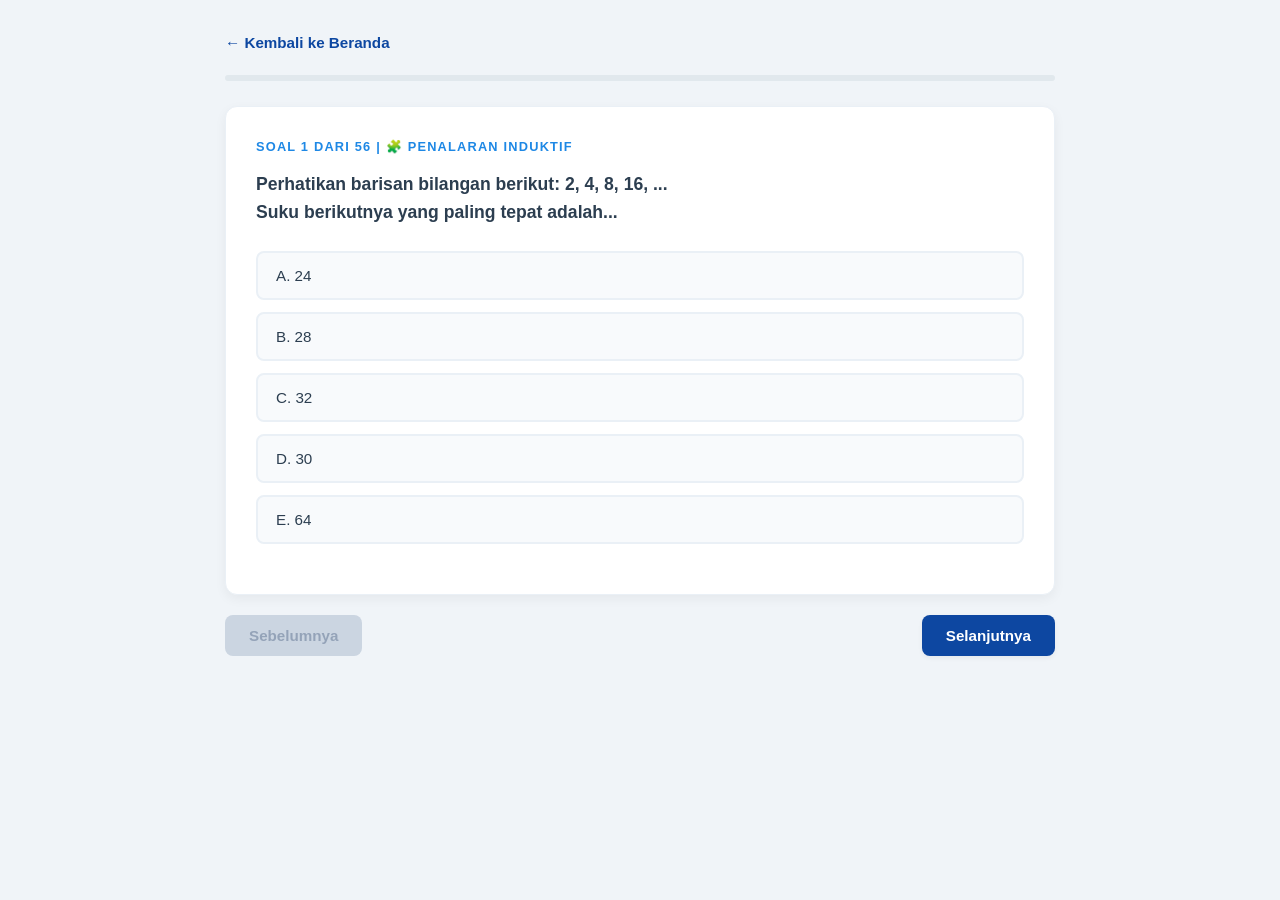
<file: paket/paket-vokasi.html>
<!DOCTYPE html>
<html lang="id">
<head>
    <meta charset="UTF-8">
    <meta name="viewport" content="width=device-width, initial-scale=1.0">
    <title>Tryout Akurat UM Vokasi 2026 (56 Soal)</title>
    <!-- Menghubungkan ke file CSS global -->
    <link rel="stylesheet" href="../css/style.css">
</head>
<body>

    <div class="container-soal">
        <a href="../index.html" class="btn-back">← Kembali ke Beranda</a>
        
        <!-- Progress Tracker Bar -->
        <div class="progress-container">
            <div class="progress-bar" id="progressBar"></div>
        </div>

        <!-- WADAH UTAMA JALANNYA TRYOUT -->
        <div id="quiz-wrapper">
            
            <!-- ==========================================================================
               SUBTES 1: KEMAMPUAN PENALARAN UMUM (INDUKTIF) - [5 SOAL TOTAL]
               ========================================================================== -->
            <!-- SOAL 1 -->
            <div class="soal-box active-quiz" data-index="0">
                <div class="nomer-soal">Soal 1 dari 56 | 🧩 Penalaran Induktif</div>
                <p class="teks-soal">Perhatikan barisan bilangan berikut: 2, 4, 8, 16, ... <br>Suku berikutnya yang paling tepat adalah...</p>
                <div class="pilihan-jawaban">
                    <button class="opsi" onclick="jawabSoal(this, false, 0)">A. 24</button>
                    <button class="opsi" onclick="jawabSoal(this, false, 0)">B. 28</button>
                    <button class="opsi" onclick="jawabSoal(this, true, 0)">C. 32</button>
                    <button class="opsi" onclick="jawabSoal(this, false, 0)">D. 30</button>
                    <button class="opsi" onclick="jawabSoal(this, false, 0)">E. 64</button>
                </div>
                <div class="pembahasan-panel" style="display:none;">
                    <h4>🔍 Analisis Langkah Demi Langkah:</h4>
                    <div class="step"><span class="step-badge">Step 1</span> Pola angka mengalami penggandaan secara konstan (dikali 2).</div>
                    <div class="step"><span class="step-badge">Step 2</span> Suku terakhir 16 × 2 = <strong>32</strong>.</div>
                </div>
            </div>

            <!-- SOAL 2 -->
            <div class="soal-box" style="display:none;" data-index="1">
                <div class="nomer-soal">Soal 2 dari 56 | 🧩 Penalaran Induktif</div>
                <p class="teks-soal">Pola barisan huruf: C, F, I, L, ... <br>Huruf kelanjutan yang benar adalah...</p>
                <div class="pilihan-jawaban">
                    <button class="opsi" onclick="jawabSoal(this, true, 1)">A. O</button>
                    <button class="opsi" onclick="jawabSoal(this, false, 1)">B. P</button>
                    <button class="opsi" onclick="jawabSoal(this, false, 1)">C. N</button>
                    <button class="opsi" onclick="jawabSoal(this, false, 1)">D. M</button>
                    <button class="opsi" onclick="jawabSoal(this, false, 1)">E. Q</button>
                </div>
                <div class="pembahasan-panel" style="display:none;">
                    <h4>🔍 Analisis Langkah Demi Langkah:</h4>
                    <div class="step"><span class="step-badge">Step 1</span> Konversi ke angka: C=3, F=6, I=9, L=12. Polanya lompat +3.</div>
                    <div class="step"><span class="step-badge">Step 2</span> Urutan ke-15 adalah huruf <strong>O</strong>.</div>
                </div>
            </div>

            <!-- Tambahkan Soal 3 sampai 5 (Induktif) di bawah ini dengan menyalin format data-index="2", data-index="3", data-index="4" -->


            <!-- ==========================================================================
               SUBTES 2: KEMAMPUAN PENALARAN UMUM (DEDUKTIF) - [5 SOAL TOTAL]
               ========================================================================== -->
            <!-- SOAL 6 -->
            <div class="soal-box" style="display:none;" data-index="5">
                <div class="nomer-soal">Soal 6 dari 56 | 🧠 Penalaran Deduktif</div>
                <p class="teks-soal">Semua mamalia menyusui anaknya. Paus adalah mamalia. Kesimpulan yang tepat adalah...</p>
                <div class="pilihan-jawaban">
                    <button class="opsi" onclick="jawabSoal(this, true, 5)">A. Paus menyusui anaknya.</button>
                    <button class="opsi" onclick="jawabSoal(this, false, 5)">B. Paus tidak menyusui anaknya.</button>
                    <button class="opsi" onclick="jawabSoal(this, false, 5)">C. Sebagian paus menyusui anaknya.</button>
                    <button class="opsi" onclick="jawabSoal(this, false, 5)">D. Semua yang menyusui adalah paus.</button>
                    <button class="opsi" onclick="jawabSoal(this, false, 5)">E. Tidak dapat disimpulkan.</button>
                </div>
                <div class="pembahasan-panel" style="display:none;">
                    <h4>🔍 Analisis Langkah Demi Langkah:</h4>
                    <div class="step"><span class="step-badge">Step 1</span> Menggunakan silogisme kategoris standar: Semua A = B, C = A, maka C = B.</div>
                </div>
            </div>

            <!-- SOAL 7 -->
            <div class="soal-box" style="display:none;" data-index="6">
                <div class="nomer-soal">Soal 7 dari 56 | 🧠 Penalaran Deduktif</div>
                <p class="teks-soal">Jika hari hujan, maka tanah basah. Saat ini tanah tidak basah. Kesimpulan:</p>
                <div class="pilihan-jawaban">
                    <button class="opsi" onclick="jawabSoal(this, false, 6)">A. Hari hujan.</button>
                    <button class="opsi" onclick="jawabSoal(this, true, 6)">B. Hari tidak hujan.</button>
                    <button class="opsi" onclick="jawabSoal(this, false, 6)">C. Hari mendung.</button>
                    <button class="opsi" onclick="jawabSoal(this, false, 6)">D. Air tanah kering.</button>
                    <button class="opsi" onclick="jawabSoal(this, false, 6)">E. Tanah gersang.</button>
                </div>
                <div class="pembahasan-panel" style="display:none;">
                    <h4>🔍 Analisis Langkah Demi Langkah:</h4>
                    <div class="step"><span class="step-badge">Step 1</span> Aturan modus tollens: p → q, ~q, kesimpulannya adalah ~p.</div>
                </div>
            </div>

            <!-- Tambahkan Soal 8 sampai 10 (Deduktif) di bawah ini: data-index 7 sampai 9 -->


            <!-- ==========================================================================
               SUBTES 3: PENALARAN UMUM (PENALARAN KUANTITATIF) - [5 SOAL TOTAL]
               ========================================================================== -->
            <!-- SOAL 11 -->
            <div class="soal-box" style="display:none;" data-index="10">
                <div class="nomer-soal">Soal 11 dari 56 | 📊 Penalaran Kuantitatif</div>
                <p class="teks-soal">Jika x/y = 3/4, berapakah nilai dari 4x - 3y?</p>
                <div class="pilihan-jawaban">
                    <button class="opsi" onclick="jawabSoal(this, true, 10)">A. 0</button>
                    <button class="opsi" onclick="jawabSoal(this, false, 10)">B. 1</button>
                    <button class="opsi" onclick="jawabSoal(this, false, 10)">C. 2</button>
                    <button class="opsi" onclick="jawabSoal(this, false, 10)">D. 4</button>
                    <button class="opsi" onclick="jawabSoal(this, false, 10)">E. 12</button>
                </div>
                <div class="pembahasan-panel" style="display:none;">
                    <h4>🔍 Analisis Langkah Demi Langkah:</h4>
                    <div class="step"><span class="step-badge">Step 1</span> Kali silang persamaan: 4x = 3y.</div>
                    <div class="step"><span class="step-badge">Step 2</span> Kurangi kedua ruas: 4x - 3y = 0.</div>
                </div>
            </div>

            <!-- Tambahkan Soal 12 sampai 15 (Penalaran Kuantitatif): data-index 11 sampai 14 -->


            <!-- ==========================================================================
               SUBTES 4: PENGETAHUAN DAN PEMAHAMAN UMUM (PPU) - [10 SOAL TOTAL]
               ========================================================================== -->
            <!-- SOAL 16 -->
            <div class="soal-box" style="display:none;" data-index="15">
                <div class="nomer-soal">Soal 16 dari 56 | 📖 PPU</div>
                <p class="teks-soal">Kata kontradiksi memiliki antonim (lawan kata) yang paling sesuai dengan kata...</p>
                <div class="pilihan-jawaban">
                    <button class="opsi" onclick="jawabSoal(this, false, 15)">A. Pertentangan</button>
                    <button class="opsi" onclick="jawabSoal(this, true, 15)">B. Konvergensi/Keselarasan</button>
                    <button class="opsi" onclick="jawabSoal(this, false, 15)">C. Sengketa</button>
                    <button class="opsi" onclick="jawabSoal(this, false, 15)">D. Perbedaan</button>
                    <button class="opsi" onclick="jawabSoal(this, false, 15)">E. Ambivalen</button>
                </div>
                <div class="pembahasan-panel" style="display:none;">
                    <h4>🔍 Analisis Langkah Demi Langkah:</h4>
                    <div class="step"><span class="step-badge">Step 1</span> Kontradiksi artinya pertentangan, maka lawan katanya adalah keselarasan atau konvergensi.</div>
                </div>
            </div>

            <!-- Tambahkan Soal 17 sampai 25 (PPU): data-index 16 sampai 24 -->


            <!-- ==========================================================================
               SUBTES 5: KEMAMPUAN MEMAHAMI BACAAN DAN MENULIS (PBM) - [10 SOAL TOTAL]
               ========================================================================== -->
            <!-- SOAL 26 -->
            <div class="soal-box" style="display:none;" data-index="25">
                <div class="nomer-soal">Soal 26 dari 56 | ✍️ PBM</div>
                <p class="teks-soal">Kata bentukan yang tidak baku terdapat dalam kalimat...</p>
                <div class="pilihan-jawaban">
                    <button class="opsi" onclick="jawabSoal(this, false, 25)">A. Kami merubah sistem manajemen.</button>
                    <button class="opsi" onclick="jawabSoal(this, true, 25)">B. Kalimat di atas salah karena kata baku dari merubah adalah mengubah.</button>
                    <button class="opsi" onclick="jawabSoal(this, false, 25)">C. Mereka memosisikan diri sebagai netral.</button>
                    <button class="opsi" onclick="jawabSoal(this, false, 25)">D. Pengbakuan bahasa memerlukan waktu.</button>
                    <button class="opsi" onclick="jawabSoal(this, false, 25)">E. Semua kalimat baku.</button>
                </div>
                <div class="pembahasan-panel" style="display:none;">
                    <h4>🔍 Analisis Langkah Demi Langkah:</h4>
                    <div class="step"><span class="step-badge">Step 1</span> Kata dasar adalah 'ubah', maka imbuhan me- menjadi **mengubah**, bukan merubah.</div>
                </div>
            </div>

            <!-- Tambahkan Soal 27 sampai 35 (PBM): data-index 26 sampai 34 -->


            <!-- ==========================================================================
               SUBTES 6: PENGETAHUAN KUANTITATIF - [5 SOAL TOTAL]
               ========================================================================== -->
            <!-- SOAL 36 -->
            <div class="soal-box" style="display:none;" data-index="35">
                <div class="nomer-soal">Soal 36 dari 56 | 📐 Pengetahuan Kuantitatif</div>
                <p class="teks-soal">Jika f(x) = 2x + 5, berapakah nilai dari f⁻¹(11)?</p>
                <div class="pilihan-jawaban">
                    <button class="opsi" onclick="jawabSoal(this, true, 35)">A. 3</button>
                    <button class="opsi" onclick="jawabSoal(this, false, 35)">B. 4</button>
                    <button class="opsi" onclick="jawabSoal(this, false, 35)">C. 5</button>
                    <button class="opsi" onclick="jawabSoal(this, false, 35)">D. 6</button>
                    <button class="opsi" onclick="jawabSoal(this, false, 35)">E. 7</button>
                </div>
                <div class="pembahasan-panel" style="display:none;">
                    <h4>🔍 Analisis Langkah Demi Langkah:</h4>
                    <div class="step"><span class="step-badge">Step 1</span> Caranya: 2x + 5 = 11 ⇒ 2x = 6 ⇒ x = 3.</div>
                </div>
            </div>

            <!-- Tambahkan Soal 37 sampai 40 (Pengetahuan Kuantitatif): data-index 36 sampai 39 -->


            <!-- ==========================================================================
               SUBTES 7: LITERASI BAHASA INDONESIA - [5 SOAL TOTAL]
               ========================================================================== -->
            <!-- SOAL 41 -->
            <div class="soal-box" style="display:none;" data-index="40">
                <div class="nomer-soal">Soal 41 dari 56 | 🇮🇩 Literasi Indonesia</div>
                <p class="teks-soal">Teks evaluasi paragraf kritis... (Tentukan simpulan tersirat penulis)</p>
                <!-- Opsi Jawaban & Pembahasan -->
            </div>

            <!-- Tambahkan Soal 42 sampai 45 (Literasi Indo): data-index 41 sampai 44 -->


            <!-- ==========================================================================
               SUBTES 8: LITERASI BAHASA INGGRIS - [5 SOAL TOTAL]
               ========================================================================== -->
            <!-- SOAL 46 -->
            <div class="soal-box" style="display:none;" data-index="45">
                <div class="nomer-soal">Soal 46 dari 56 | 🇬🇧 Literasi Inggris</div>
                <p class="teks-soal">Read the passage carefully... What is the main theme?</p>
                <!-- Opsi Jawaban & Pembahasan -->
            </div>

            <!-- Tambahkan Soal 47 sampai 50 (Literasi Inggris): data-index 46 sampai 49 -->


            <!-- ==========================================================================
               SUBTES 9: PENALARAN MATEMATIKA - [5 SOAL TOTAL]
               ========================================================================== -->
            <!-- SOAL 51 -->
            <div class="soal-box" style="display:none;" data-index="50">
                <div class="nomer-soal">Soal 51 dari 56 | 🧮 Penalaran Matematika</div>
                <p class="teks-soal">Soal cerita aritmatika sosial / untung rugi persentase...</p>
                <!-- Opsi Jawaban & Pembahasan -->
            </div>

            <!-- Tambahkan Soal 52 sampai 55 (Penalaran MTK): data-index 51 sampai 54 -->


            <!-- ==========================================================================
               SUBTES 10: WAWASAN KEBANGSAAN - [1 SOAL TOTAL]
               ========================================================================== -->
            <!-- SOAL 56 -->
            <div class="soal-box" style="display:none;" data-index="55">
                <div class="nomer-soal">Soal 56 dari 56 | 🦅 Wawasan Kebangsaan</div>
                <p class="teks-soal">Siapakah lembaga pembentuk Undang-Undang di Indonesia sesuai sistem check and balances?</p>
                <div class="pilihan-jawaban">
                    <button class="opsi" onclick="jawabSoal(this, true, 55)">A. DPR bersama Presiden</button>
                    <button class="opsi" onclick="jawabSoal(this, false, 55)">B. MA bersama MK</button>
                    <button class="opsi" onclick="jawabSoal(this, false, 55)">C. Hanya DPD saja</button>
                    <button class="opsi" onclick="jawabSoal(this, false, 55)">D. MPR mutlak</button>
                    <button class="opsi" onclick="jawabSoal(this, false, 55)">E. BPK RI</button>
                </div>
                <div class="pembahasan-panel" style="display:none;">
                    <h4>🔍 Analisis Langkah Demi Langkah:</h4>
                    <div class="step"><span class="step-badge">Step 1</span> Kekuasaan legislatif utama dipegang DPR dengan persetujuan bersama Kepala Negara (Presiden).</div>
                </div>
            </div>

        </div>

        <!-- LAYAR SCREEN UTAMA HASIL AKHIR -->
        <div id="result-area" class="soal-box result-screen" style="display:none;">
            <h2>🎉 Tryout Vokasi Selesai!</h2>
            <div class="score-circle" id="scoreDisplay">0</div>
            <div class="summary-box">
                <div class="summary-item">Benar: <strong id="correctCount" style="color:var(--success-color);">0</strong></div>
                <div class="summary-item">Salah: <strong id="wrongCount" style="color:var(--error-color);">0</strong></div>
            </div>
            <button class="btn-nav btn-restart" onclick="ulangiQuiz()">🔄 Ulangi Tryout</button>
        </div>

        <!-- TOMBOL NAVIGASI CONTROL BAWAH -->
        <div class="quiz-navigation" id="nav-block">
            <button class="btn-nav" id="btnPrev" onclick="pindahSoal(-1)" disabled>Sebelumnya</button>
            <button class="btn-nav" id="btnNext" onclick="pindahSoal(1)">Selanjutnya</button>
        </div>
    </div>

    <!-- ENGINE LOGIC UTAMA (SINKRONISASI 56 SOAL) -->
    <script>
        const ID_PAKET = "paket_vokasi"; 
        let currentIdx = 0;
        let totalSoal = 56; // Sistem melacak penuh 56 slot indeks array
        let userAnswers = new Array(totalSoal).fill(null);

        function updateUI() {
            let soalBoxes = document.querySelectorAll('#quiz-wrapper .soal-box');
            soalBoxes.forEach((box) => {
                let idx = parseInt(box.getAttribute('data-index'));
                box.style.display = (idx === currentIdx) ? 'block' : 'none';
            });

            document.getElementById('btnPrev').disabled = (currentIdx === 0);
            if (currentIdx === totalSoal - 1) {
                document.getElementById('btnNext').innerText = "Selesai & Rekap Nilai";
            } else {
                document.getElementById('btnNext').innerText = "Selanjutnya";
            }

            let progressPercent = (currentIdx / totalSoal) * 100;
            document.getElementById('progressBar').style.width = progressPercent + "%";
        }

        function jawabSoal(tombol, isCorrect, idx) {
            if (userAnswers[idx] !== null) return; 
            userAnswers[idx] = isCorrect;

            let parent = tombol.parentElement;
            let semuaOpsi = parent.getElementsByClassName('opsi');
            for (let btn of semuaOpsi) {
                btn.disabled = true;
                if (btn !== tombol) btn.style.opacity = "0.4";
            }

            tombol.style.backgroundColor = isCorrect ? "var(--success-color)" : "var(--error-color)";
            tombol.style.borderColor = isCorrect ? "var(--success-color)" : "var(--error-color)";
            tombol.style.color = "white";

            parent.parentElement.querySelector('.pembahasan-panel').style.display = "block";
        }

        function pindahSoal(arah) {
            if (arah === 1 && currentIdx === totalSoal - 1) {
                tampilkanHasilAkhir();
                return;
            }
            currentIdx += arah;
            updateUI();
        }

        function tampilkanHasilAkhir() {
            document.getElementById('progressBar').style.width = "100%";
            document.getElementById('quiz-wrapper').style.display = "none";
            document.getElementById('nav-block').style.display = "none";
            
            let totalBenar = userAnswers.filter(ans => ans === true).length;
            let finalScore = Math.round((totalBenar / totalSoal) * 100);
            
            document.getElementById('scoreDisplay').innerText = finalScore;
            document.getElementById('correctCount').innerText = totalBenar;
            document.getElementById('wrongCount').innerText = totalSoal - totalBenar;
            
            localStorage.setItem(ID_PAKET, finalScore);
            document.getElementById('result-area').style.display = "block";
        }

        function ulangiQuiz() {
            localStorage.removeItem(ID_PAKET);
            window.location.reload();
        }

        updateUI();
    </script>
</body>
</html>
</file>
<file: css/style.css>
/* ==========================================================================
   1. GLOBAL STYLES & INITIAL VARIABLES
   ========================================================================== */
:root {
    --primary-color: #0d47a1;
    --primary-light: #1e88e5;
    --background-color: #f0f4f8;
    --card-background: #ffffff;
    --text-main: #2c3e50;
    --text-muted: #7f8c8d;
    --success-color: #2e7d32;
    --error-color: #c62828;
    --warning-color: #f57c00;
    --panel-bg: #fffde7;
    --panel-border: #fbc02d;
    --shadow: 0 4px 12px rgba(0, 0, 0, 0.05);
    --border-radius: 12px;
}

* {
    box-shadow: none;
    box-sizing: border-box;
    margin: 0;
    padding: 0;
    font-family: 'Segoe UI', -apple-system, BlinkMacSystemFont, Roboto, sans-serif;
}

body {
    background-color: var(--background-color);
    color: var(--text-main);
    line-height: 1.6;
    padding: 20px;
}

/* Container Pembungkus */
.dashboard, .container-soal {
    max-width: 850px;
    margin: 0 auto;
    padding: 10px;
}

/* ==========================================================================
   2. DASHBOARD / INDEX HEADER & WELCOME BOX
   ========================================================================== */
.main-header {
    display: flex;
    justify-content: space-between;
    align-items: center;
    background: linear-gradient(135deg, var(--primary-color), var(--primary-light));
    color: white;
    padding: 25px 30px;
    border-radius: var(--border-radius);
    box-shadow: 0 4px 15px rgba(13, 71, 161, 0.15);
    margin-bottom: 25px;
}

.logo-area {
    display: flex;
    align-items: center;
    gap: 15px;
}

.icon-app {
    font-size: 2.3rem;
}

.main-header h1 {
    font-size: 1.6rem;
    font-weight: 700;
    letter-spacing: -0.5px;
}

.main-header p {
    font-size: 0.9rem;
    opacity: 0.9;
    margin-top: 2px;
}

.status-badge {
    background: rgba(255, 255, 255, 0.2);
    padding: 6px 16px;
    border-radius: 50px;
    font-size: 0.85rem;
    font-weight: 600;
    border: 1px solid rgba(255, 255, 255, 0.3);
    white-space: nowrap;
    transition: background-color 0.3s ease;
}

.welcome-box {
    background-color: var(--card-background);
    padding: 22px;
    border-radius: var(--border-radius);
    box-shadow: var(--shadow);
    border-left: 5px solid var(--primary-light);
    margin-bottom: 25px;
}

.welcome-box h2 {
    margin-bottom: 6px;
    font-size: 1.3rem;
    color: var(--primary-color);
}

.welcome-box p {
    font-size: 0.95rem;
    color: var(--text-main);
}

/* ==========================================================================
   3. GRID LAYOUT & CARD PAKET (MENU UTAMA)
   ========================================================================== */
.grid-paket {
    display: grid;
    grid-template-columns: repeat(auto-fit, minmax(280px, 1fr));
    gap: 20px;
    margin-bottom: 30px;
}

.card-paket {
    background-color: var(--card-background);
    padding: 25px;
    border-radius: var(--border-radius);
    box-shadow: var(--shadow);
    display: flex;
    flex-direction: column;
    justify-content: space-between;
    transition: transform 0.2s cubic-bezier(0.25, 1, 0.5, 1), box-shadow 0.2s ease;
    border: 1px solid #eaf0f6;
    position: relative;
}

.card-paket:hover {
    transform: translateY(-4px);
    box-shadow: 0 8px 20px rgba(0, 0, 0, 0.08);
}

.card-header {
    display: flex;
    gap: 8px;
    margin-bottom: 15px;
}

.badge {
    font-size: 0.75rem;
    padding: 4px 10px;
    border-radius: 6px;
    font-weight: 600;
}

.info-badge {
    background-color: #e3f2fd;
    color: var(--primary-color);
}

.time-badge {
    background-color: #fff3e0;
    color: var(--warning-color);
}

.card-paket h3 {
    font-size: 1.15rem;
    margin-bottom: 8px;
    color: var(--primary-color);
    font-weight: 700;
}

.card-paket p {
    font-size: 0.9rem;
    color: var(--text-muted);
    margin-bottom: 15px;
    flex-grow: 1;
    line-height: 1.5;
}

.tracker-wrapper {
    margin-top: 5px;
    min-height: 28px;
}

.score-tag {
    display: inline-block;
    background-color: #e8f5e9;
    color: var(--success-color);
    padding: 4px 12px;
    border-radius: 6px;
    font-size: 0.8rem;
    font-weight: 700;
    border: 1px solid #c8e6c9;
    animation: fadeIn 0.4s ease;
}

.btn-mulai {
    display: inline-block;
    text-align: center;
    width: 100%;
    background-color: var(--primary-color);
    color: white;
    padding: 11px 0;
    text-decoration: none;
    border-radius: 8px;
    font-weight: 600;
    font-size: 0.95rem;
    transition: background-color 0.2s;
}

.btn-mulai:hover {
    background-color: var(--primary-light);
}

/* ==========================================================================
   4. LAYOUT LATIHAN SOAL (SINGLE-QUESTION VIEW) & NAVIGASI
   ========================================================================== */
.btn-back {
    display: inline-block;
    text-decoration: none;
    color: var(--primary-color);
    font-weight: 600;
    margin-bottom: 20px;
    font-size: 0.95rem;
    transition: color 0.2s;
}

.btn-back:hover {
    color: var(--primary-light);
}

/* Progress Tracker Bar */
.progress-container {
    background-color: #e1e8ed;
    border-radius: 50px;
    height: 6px;
    width: 100%;
    margin-bottom: 25px;
    overflow: hidden;
}

.progress-bar {
    background: linear-gradient(90deg, var(--primary-light), #00e5ff);
    height: 100%;
    width: 0%;
    transition: width 0.4s cubic-bezier(0.4, 0, 0.2, 1);
}

/* Box Wadah Soal tunggal */
.soal-box {
    background-color: var(--card-background);
    padding: 30px;
    border-radius: var(--border-radius);
    box-shadow: var(--shadow);
    margin-bottom: 20px;
    border: 1px solid #eaf0f6;
    animation: fadeIn 0.3s ease-in-out;
}

.nomer-soal {
    font-size: 0.8rem;
    font-weight: 700;
    text-transform: uppercase;
    letter-spacing: 1.2px;
    color: var(--primary-light);
    margin-bottom: 12px;
}

.teks-soal {
    font-size: 1.1rem;
    font-weight: 600;
    margin-bottom: 25px;
    color: var(--text-main);
    line-height: 1.6;
}

.pilihan-jawaban {
    display: flex;
    flex-direction: column;
    gap: 12px;
    margin-bottom: 20px;
}

.opsi {
    text-align: left;
    padding: 14px 18px;
    border: 2px solid #eaf0f6;
    border-radius: 8px;
    background-color: #f8fafc;
    cursor: pointer;
    font-size: 0.95rem;
    font-weight: 500;
    color: var(--text-main);
    transition: all 0.2s ease;
}

.opsi:hover:not(:disabled) {
    background-color: #edf2f7;
    border-color: #cbd5e1;
    transform: translateX(2px);
}

.opsi:disabled {
    cursor: not-allowed;
}

/* Navigasi Control Bawah */
.quiz-navigation {
    display: flex;
    justify-content: space-between;
    margin-top: 20px;
    gap: 15px;
}

.btn-nav {
    background-color: var(--primary-color);
    color: white;
    border: none;
    padding: 12px 24px;
    border-radius: 8px;
    cursor: pointer;
    font-weight: 600;
    font-size: 0.95rem;
    transition: all 0.2s ease;
    min-width: 130px;
    box-shadow: 0 2px 5px rgba(0,0,0,0.05);
}

.btn-nav:hover:not(:disabled) {
    background-color: var(--primary-light);
}

.btn-nav:disabled {
    background-color: #cbd5e1;
    color: #94a3b8;
    cursor: not-allowed;
    box-shadow: none;
}

/* ==========================================================================
   5. REVISI ELEMEN PANEL PEMBAHASAN PREMIUM
   ========================================================================== */
.pembahasan-panel {
    background-color: var(--panel-bg);
    border-left: 5px solid var(--panel-border);
    padding: 22px;
    margin-top: 25px;
    border-radius: 6px;
    box-shadow: inset 0 1px 3px rgba(0,0,0,0.02);
    border-top-right-radius: var(--border-radius);
    border-bottom-right-radius: var(--border-radius);
    animation: slideDown 0.35s ease-out;
}

.pembahasan-panel h4 {
    margin-bottom: 15px;
    color: #e65100;
    font-size: 1.05rem;
    font-weight: 700;
}

.step {
    margin-bottom: 12px;
    font-size: 0.95rem;
    border-bottom: 1px dashed rgba(0, 0, 0, 0.06);
    padding-bottom: 12px;
    color: #3e2723;
}

.step:last-child {
    border-bottom: none;
    margin-bottom: 0;
    padding-bottom: 0;
}

.step-badge {
    display: inline-block;
    background-color: #e8f5e9;
    color: var(--success-color);
    padding: 3px 10px;
    border-radius: 5px;
    font-weight: 700;
    font-size: 0.75rem;
    margin-right: 10px;
    border: 1px solid #c8e6c9;
}

/* ==========================================================================
   6. LAYAR HASIL AKHIR (RESULT SCREEN)
   ========================================================================== */
.result-screen {
    text-align: center;
    padding: 45px 20px;
}

.result-screen h2 {
    font-size: 1.8rem;
    color: var(--primary-color);
    margin-bottom: 10px;
}

.score-circle {
    width: 130px;
    height: 130px;
    border-radius: 50%;
    background: linear-gradient(135deg, var(--primary-color), var(--primary-light));
    color: white;
    font-size: 2.2rem;
    font-weight: 800;
    display: flex;
    align-items: center;
    justify-content: center;
    margin: 25px auto;
    box-shadow: 0 6px 20px rgba(13, 71, 161, 0.25);
    animation: scaleUp 0.4s cubic-bezier(0.34, 1.56, 0.64, 1);
}

.summary-box {
    display: flex;
    justify-content: center;
    gap: 20px;
    margin: 25px 0;
}

.summary-item {
    background: #f8fafc;
    padding: 12px 25px;
    border-radius: 10px;
    border: 1px solid #eaf0f6;
    font-size: 0.95rem;
    min-width: 120px;
}

.btn-restart {
    background-color: var(--warning-color);
    box-shadow: 0 3px 8px rgba(245, 124, 0, 0.2);
}

.btn-restart:hover {
    background-color: #f57c00 !important;
}

/* ==========================================================================
   7. RUNTIME ANIMATIONS
   ========================================================================== */
@keyframes fadeIn {
    from { opacity: 0; transform: translateY(8px); }
    to { opacity: 1; transform: translateY(0); }
}

@keyframes slideDown {
    from { opacity: 0; max-height: 0; overflow: hidden; }
    to { opacity: 1; max-height: 600px; }
}

@keyframes scaleUp {
    from { transform: scale(0.8); opacity: 0; }
    to { transform: scale(1); opacity: 1; }
}

/* Responsive Breakpoints */
@media (max-width: 600px) {
    body { padding: 10px; }
    .main-header { flex-direction: column; align-items: flex-start; gap: 15px; padding: 20px; }
    .status-badge { align-self: flex-start; }
    .soal-box { padding: 20px; }
    .btn-nav { min-width: 100px; padding: 10px 16px; }
}
</file>
